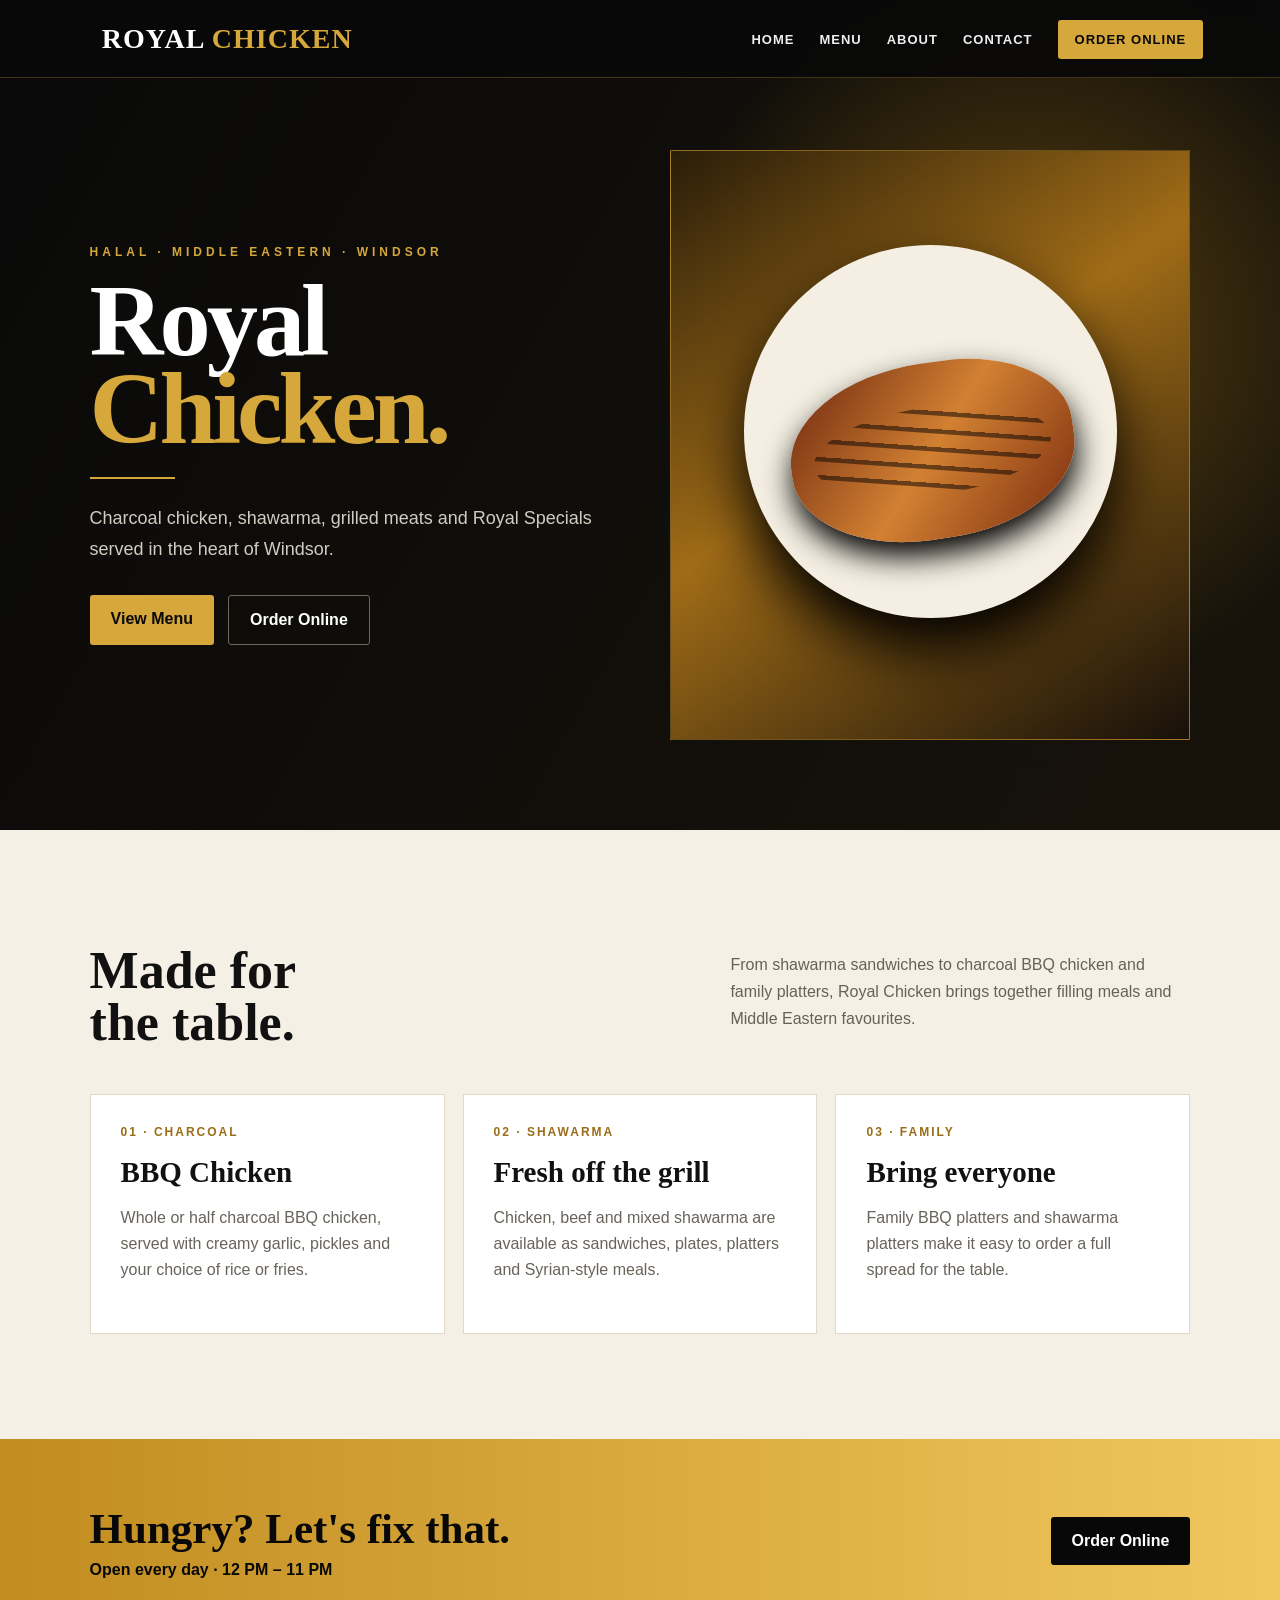
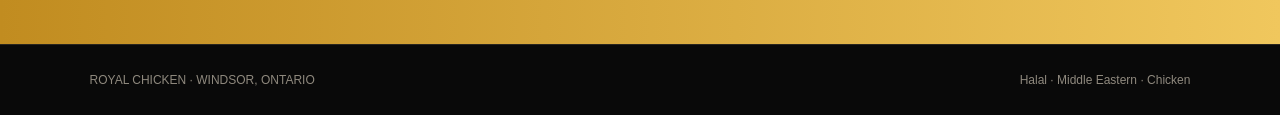
<file: index.html>
<!doctype html><html lang="en"><head><meta charset="utf-8"><meta name="viewport" content="width=device-width,initial-scale=1"><title>Royal Chicken — Home</title><link rel="stylesheet" href="style.css"></head><body><nav><a class="logo" href="index.html">ROYAL <b>CHICKEN</b></a><div><a href="index.html">Home</a><a href="menu.html">Menu</a><a href="about.html">About</a><a href="contact.html">Contact</a><a class="order" href="https://www.ubereats.com/ca/store/royal-chicken/Nse8a4XnRPiCy6MXt8LmPw" target="_blank">Order Online</a></div></nav><main>
<section class="hero"><div><div class="kicker">Halal · Middle Eastern · Windsor</div><h1>Royal<br><span style="color:#d6a73a">Chicken.</span></h1><div class="goldline"></div><p>Charcoal chicken, shawarma, grilled meats and Royal Specials served in the heart of Windsor.</p><div class="buttons"><a class="btn" href="menu.html">View Menu</a><a class="btn alt" href="https://www.ubereats.com/ca/store/royal-chicken/Nse8a4XnRPiCy6MXt8LmPw" target="_blank">Order Online</a></div></div><div class="hero-art"><div class="plate"></div><div class="chicken"></div></div></section>
<section class="cream"><div class="heading"><h2>Made for<br>the table.</h2><p>From shawarma sandwiches to charcoal BBQ chicken and family platters, Royal Chicken brings together filling meals and Middle Eastern favourites.</p></div><div class="cards"><div class="card"><div class="num">01 · CHARCOAL</div><h3>BBQ Chicken</h3><p>Whole or half charcoal BBQ chicken, served with creamy garlic, pickles and your choice of rice or fries.</p></div><div class="card"><div class="num">02 · SHAWARMA</div><h3>Fresh off the grill</h3><p>Chicken, beef and mixed shawarma are available as sandwiches, plates, platters and Syrian-style meals.</p></div><div class="card"><div class="num">03 · FAMILY</div><h3>Bring everyone</h3><p>Family BBQ platters and shawarma platters make it easy to order a full spread for the table.</p></div></div></section>
<div class="banner"><div><h2>Hungry? Let's fix that.</h2><p>Open every day · 12 PM – 11 PM</p></div><a class="btn" href="https://www.ubereats.com/ca/store/royal-chicken/Nse8a4XnRPiCy6MXt8LmPw" target="_blank">Order Online</a></div>
</main><footer><div>ROYAL CHICKEN · WINDSOR, ONTARIO</div><div>Halal · Middle Eastern · Chicken</div></footer></body></html>
</file>
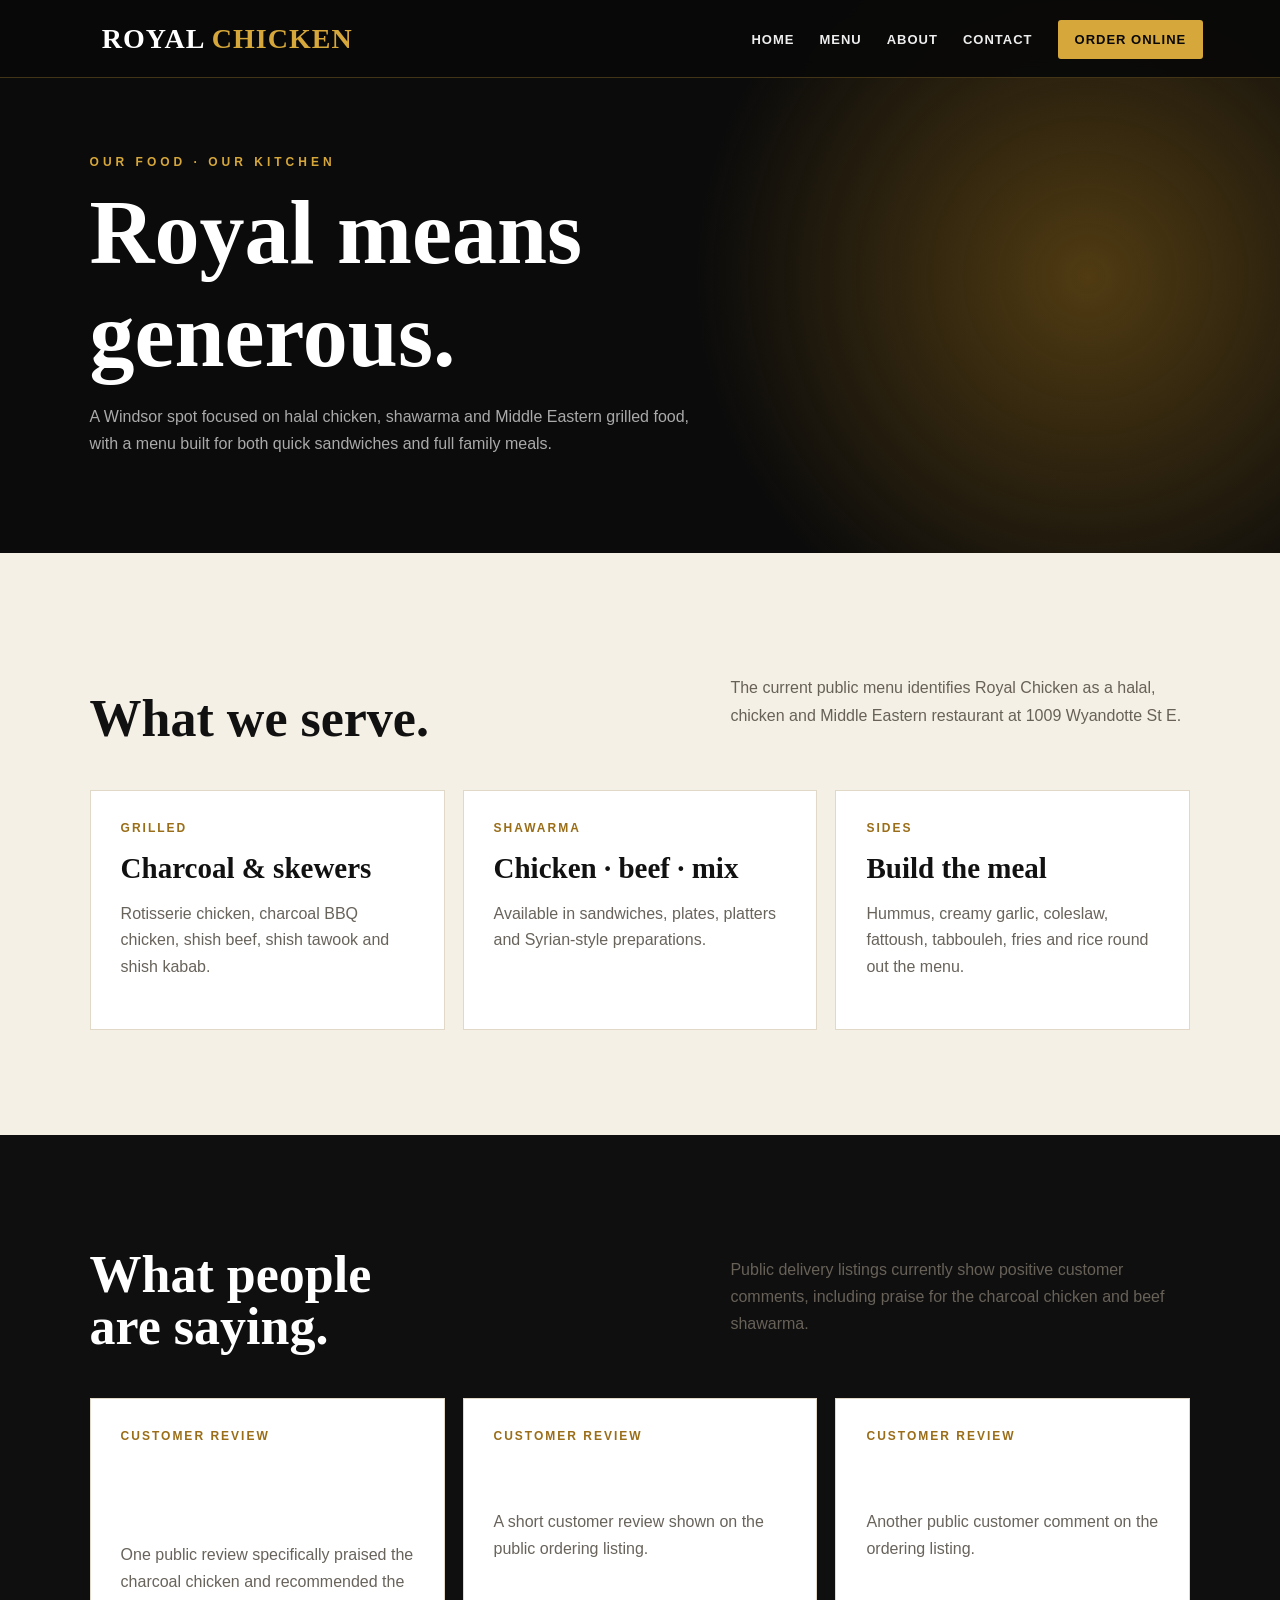
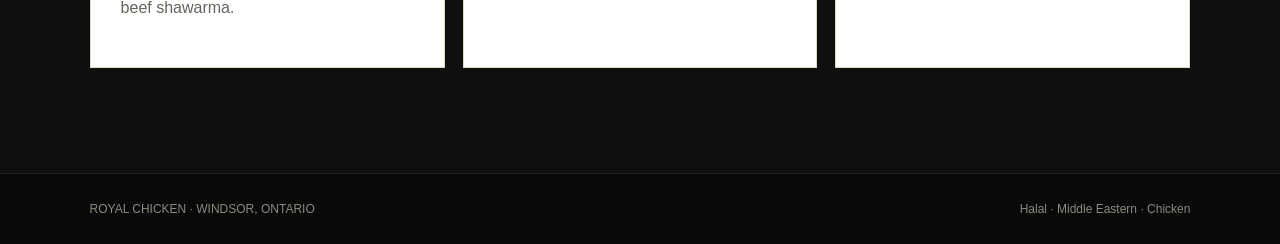
<file: about.html>
<!doctype html><html lang="en"><head><meta charset="utf-8"><meta name="viewport" content="width=device-width,initial-scale=1"><title>Royal Chicken — About</title><link rel="stylesheet" href="style.css"></head><body><nav><a class="logo" href="index.html">ROYAL <b>CHICKEN</b></a><div><a href="index.html">Home</a><a href="menu.html">Menu</a><a href="about.html">About</a><a href="contact.html">Contact</a><a class="order" href="https://www.ubereats.com/ca/store/royal-chicken/Nse8a4XnRPiCy6MXt8LmPw" target="_blank">Order Online</a></div></nav><main>
<section class="page-title"><div class="kicker">Our Food · Our Kitchen</div><h1>Royal means<br>generous.</h1><p>A Windsor spot focused on halal chicken, shawarma and Middle Eastern grilled food, with a menu built for both quick sandwiches and full family meals.</p></section>
<section class="cream"><div class="heading"><h2>What we serve.</h2><p>The current public menu identifies Royal Chicken as a halal, chicken and Middle Eastern restaurant at 1009 Wyandotte St E.</p></div><div class="cards"><div class="card"><div class="num">GRILLED</div><h3>Charcoal & skewers</h3><p>Rotisserie chicken, charcoal BBQ chicken, shish beef, shish tawook and shish kabab.</p></div><div class="card"><div class="num">SHAWARMA</div><h3>Chicken · beef · mix</h3><p>Available in sandwiches, plates, platters and Syrian-style preparations.</p></div><div class="card"><div class="num">SIDES</div><h3>Build the meal</h3><p>Hummus, creamy garlic, coleslaw, fattoush, tabbouleh, fries and rice round out the menu.</p></div></div></section>
<section class="dark"><div class="heading"><h2>What people<br>are saying.</h2><p>Public delivery listings currently show positive customer comments, including praise for the charcoal chicken and beef shawarma.</p></div><div class="cards"><div class="card"><div class="num">CUSTOMER REVIEW</div><h3>“The charcoal chicken is amazing.”</h3><p>One public review specifically praised the charcoal chicken and recommended the beef shawarma.</p></div><div class="card"><div class="num">CUSTOMER REVIEW</div><h3>“Best food ever!!!!!”</h3><p>A short customer review shown on the public ordering listing.</p></div><div class="card"><div class="num">CUSTOMER REVIEW</div><h3>“Really good food.”</h3><p>Another public customer comment on the ordering listing.</p></div></div></section>
</main><footer><div>ROYAL CHICKEN · WINDSOR, ONTARIO</div><div>Halal · Middle Eastern · Chicken</div></footer></body></html>
</file>
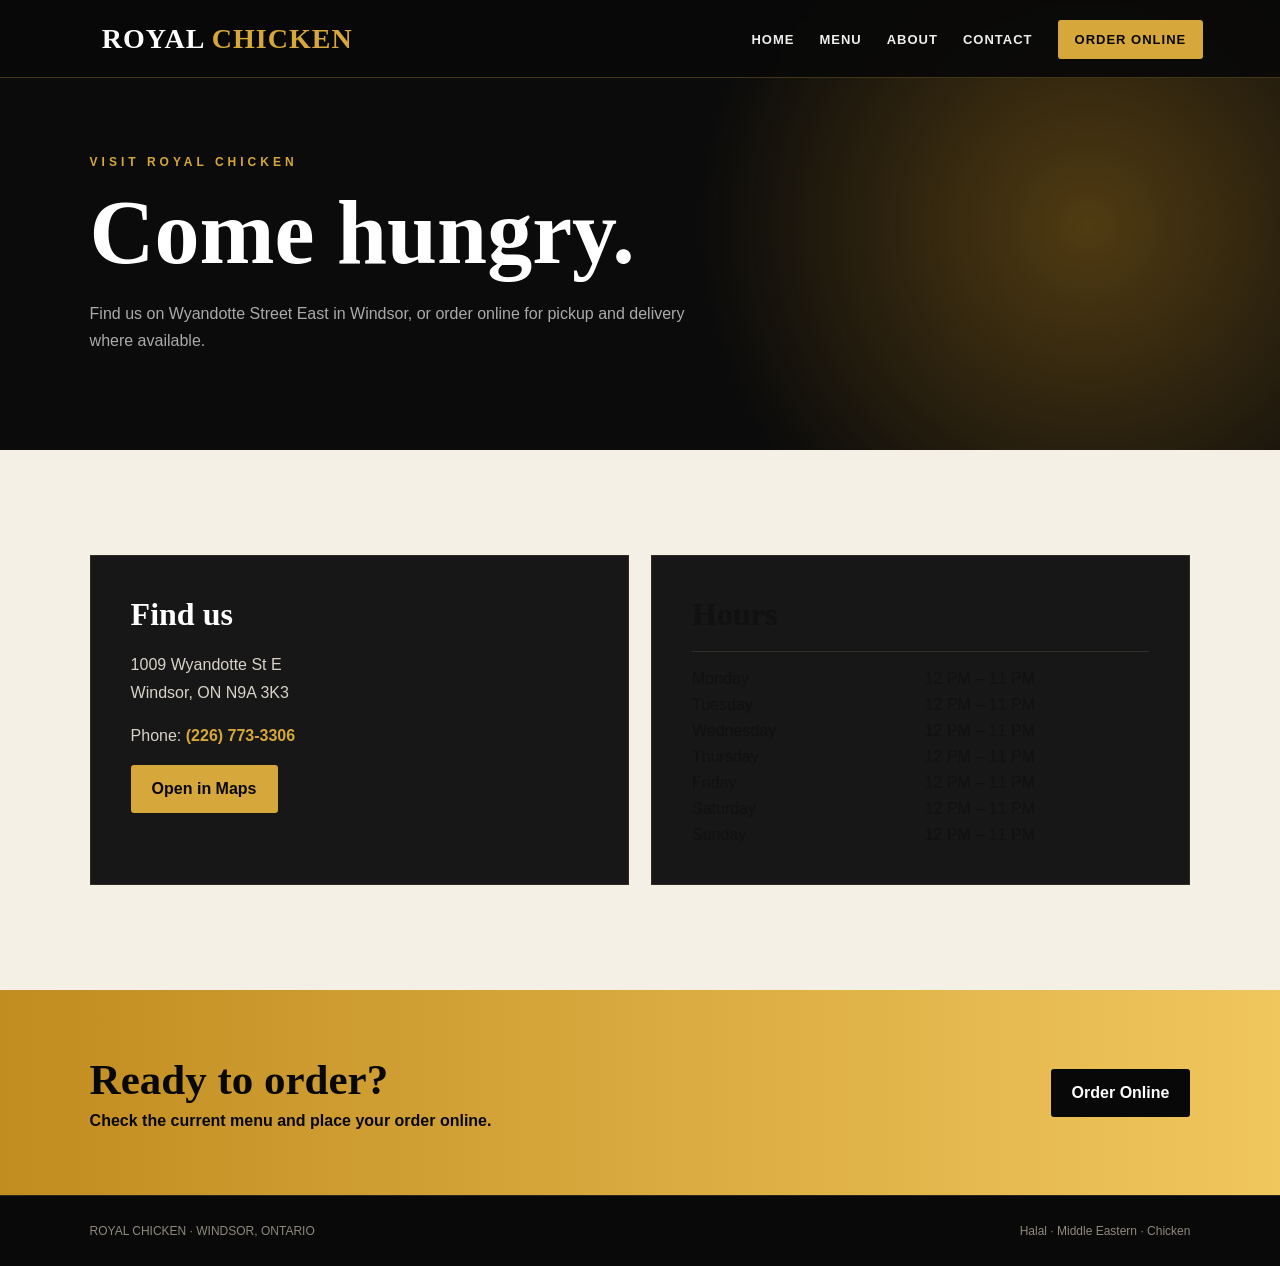
<file: contact.html>
<!doctype html><html lang="en"><head><meta charset="utf-8"><meta name="viewport" content="width=device-width,initial-scale=1"><title>Royal Chicken — Contact</title><link rel="stylesheet" href="style.css"></head><body><nav><a class="logo" href="index.html">ROYAL <b>CHICKEN</b></a><div><a href="index.html">Home</a><a href="menu.html">Menu</a><a href="about.html">About</a><a href="contact.html">Contact</a><a class="order" href="https://www.ubereats.com/ca/store/royal-chicken/Nse8a4XnRPiCy6MXt8LmPw" target="_blank">Order Online</a></div></nav><main>
<section class="page-title"><div class="kicker">Visit Royal Chicken</div><h1>Come hungry.</h1><p>Find us on Wyandotte Street East in Windsor, or order online for pickup and delivery where available.</p></section>
<section class="cream"><div class="visit"><div class="box" style="color:#fff"><h3 style="color:#fff">Find us</h3><p style="color:#d8d3ca">1009 Wyandotte St E<br>Windsor, ON N9A 3K3</p><p style="color:#d8d3ca">Phone: <strong style="color:#d6a73a">(226) 773-3306</strong></p><a class="btn" href="https://www.google.com/maps/search/?api=1&query=1009+Wyandotte+St+E+Windsor+ON" target="_blank">Open in Maps</a></div><div class="box"><h3>Hours</h3><div class="hours"><span>Monday</span><span>12 PM – 11 PM</span><span>Tuesday</span><span>12 PM – 11 PM</span><span>Wednesday</span><span>12 PM – 11 PM</span><span>Thursday</span><span>12 PM – 11 PM</span><span>Friday</span><span>12 PM – 11 PM</span><span>Saturday</span><span>12 PM – 11 PM</span><span>Sunday</span><span>12 PM – 11 PM</span></div></div></div></section>
<div class="banner"><div><h2>Ready to order?</h2><p>Check the current menu and place your order online.</p></div><a class="btn" href="https://www.ubereats.com/ca/store/royal-chicken/Nse8a4XnRPiCy6MXt8LmPw" target="_blank">Order Online</a></div>
</main><footer><div>ROYAL CHICKEN · WINDSOR, ONTARIO</div><div>Halal · Middle Eastern · Chicken</div></footer></body></html>
</file>
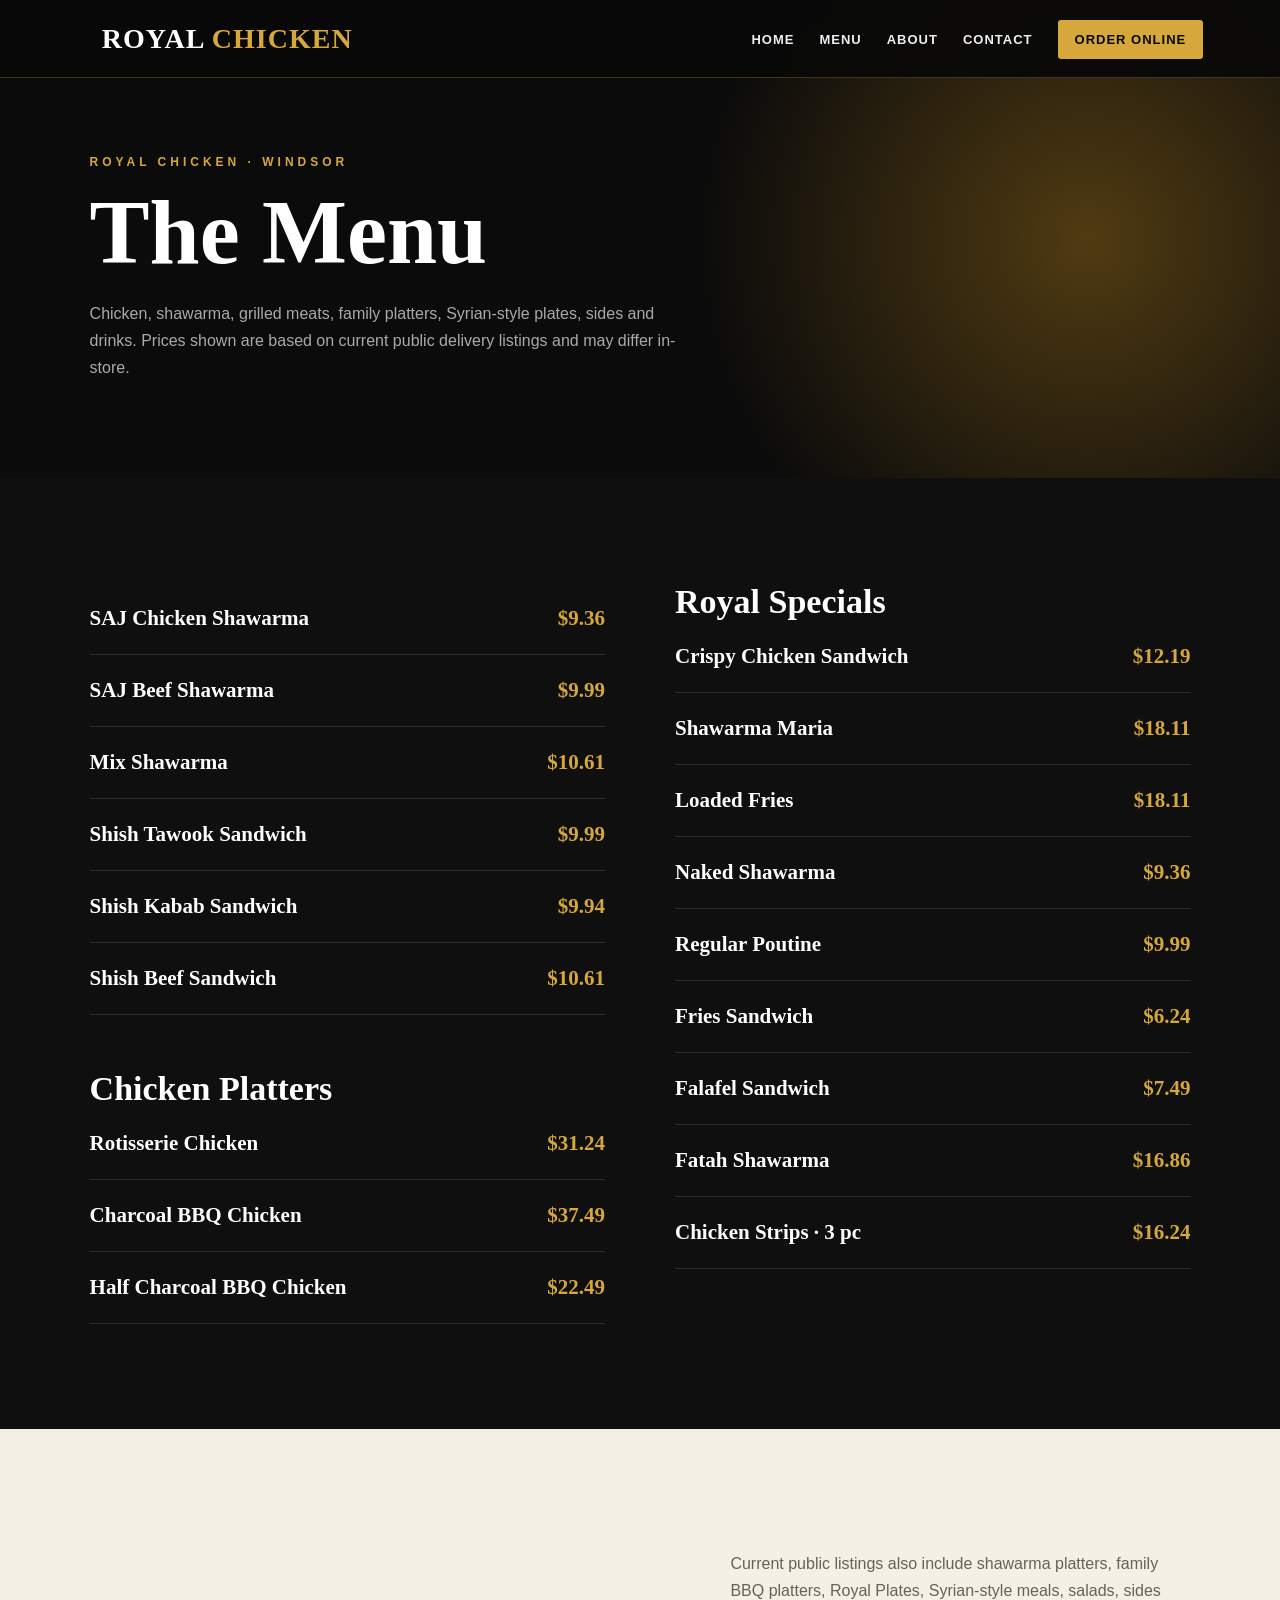
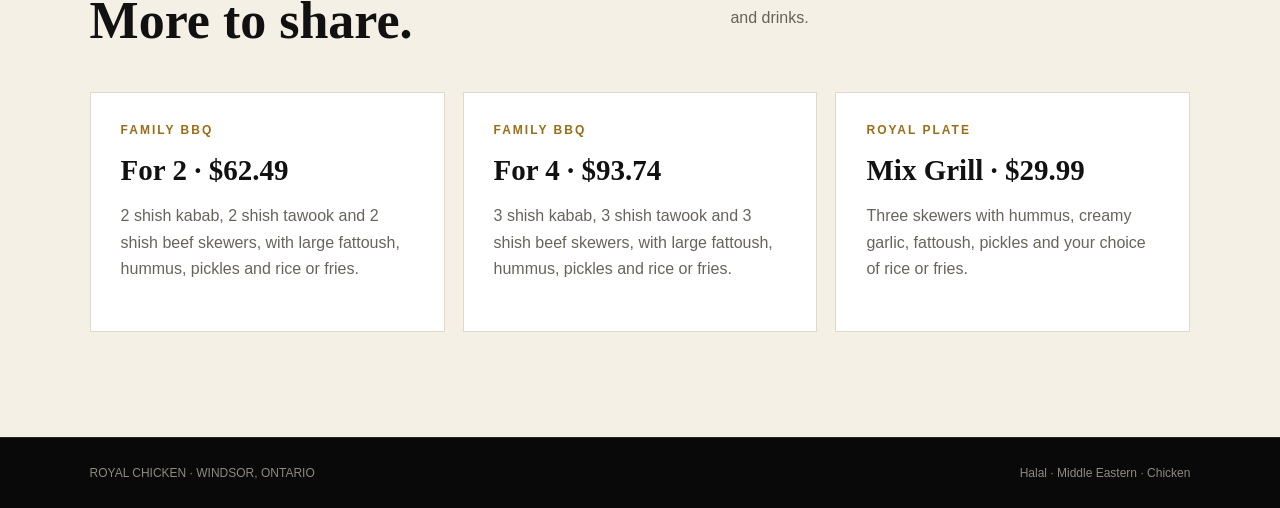
<file: menu.html>
<!doctype html><html lang="en"><head><meta charset="utf-8"><meta name="viewport" content="width=device-width,initial-scale=1"><title>Royal Chicken — Menu</title><link rel="stylesheet" href="style.css"></head><body><nav><a class="logo" href="index.html">ROYAL <b>CHICKEN</b></a><div><a href="index.html">Home</a><a href="menu.html">Menu</a><a href="about.html">About</a><a href="contact.html">Contact</a><a class="order" href="https://www.ubereats.com/ca/store/royal-chicken/Nse8a4XnRPiCy6MXt8LmPw" target="_blank">Order Online</a></div></nav><main>
<section class="page-title"><div class="kicker">Royal Chicken · Windsor</div><h1>The Menu</h1><p>Chicken, shawarma, grilled meats, family platters, Syrian-style plates, sides and drinks. Prices shown are based on current public delivery listings and may differ in-store.</p></section>
<section class="dark"><div class="menu-grid">
<div><div class="menu-item"><div class="top"><span>SAJ Chicken Shawarma</span><span class="price">$9.36</span></div></div><div class="menu-item"><div class="top"><span>SAJ Beef Shawarma</span><span class="price">$9.99</span></div></div><div class="menu-item"><div class="top"><span>Mix Shawarma</span><span class="price">$10.61</span></div></div><div class="menu-item"><div class="top"><span>Shish Tawook Sandwich</span><span class="price">$9.99</span></div></div><div class="menu-item"><div class="top"><span>Shish Kabab Sandwich</span><span class="price">$9.94</span></div></div><div class="menu-item"><div class="top"><span>Shish Beef Sandwich</span><span class="price">$10.61</span></div></div>
<h2 style="font:700 34px Georgia;margin:55px 0 0;color:#fff">Chicken Platters</h2><div class="menu-item"><div class="top"><span>Rotisserie Chicken</span><span class="price">$31.24</span></div></div><div class="menu-item"><div class="top"><span>Charcoal BBQ Chicken</span><span class="price">$37.49</span></div></div><div class="menu-item"><div class="top"><span>Half Charcoal BBQ Chicken</span><span class="price">$22.49</span></div></div></div>
<div><h2 style="font:700 34px Georgia;margin:0;color:#fff">Royal Specials</h2><div class="menu-item"><div class="top"><span>Crispy Chicken Sandwich</span><span class="price">$12.19</span></div></div><div class="menu-item"><div class="top"><span>Shawarma Maria</span><span class="price">$18.11</span></div></div><div class="menu-item"><div class="top"><span>Loaded Fries</span><span class="price">$18.11</span></div></div><div class="menu-item"><div class="top"><span>Naked Shawarma</span><span class="price">$9.36</span></div></div><div class="menu-item"><div class="top"><span>Regular Poutine</span><span class="price">$9.99</span></div></div><div class="menu-item"><div class="top"><span>Fries Sandwich</span><span class="price">$6.24</span></div></div><div class="menu-item"><div class="top"><span>Falafel Sandwich</span><span class="price">$7.49</span></div></div><div class="menu-item"><div class="top"><span>Fatah Shawarma</span><span class="price">$16.86</span></div></div><div class="menu-item"><div class="top"><span>Chicken Strips · 3 pc</span><span class="price">$16.24</span></div></div></div>
</div></section>
<section class="cream"><div class="heading"><h2>More to share.</h2><p>Current public listings also include shawarma platters, family BBQ platters, Royal Plates, Syrian-style meals, salads, sides and drinks.</p></div><div class="cards"><div class="card"><div class="num">FAMILY BBQ</div><h3>For 2 · $62.49</h3><p>2 shish kabab, 2 shish tawook and 2 shish beef skewers, with large fattoush, hummus, pickles and rice or fries.</p></div><div class="card"><div class="num">FAMILY BBQ</div><h3>For 4 · $93.74</h3><p>3 shish kabab, 3 shish tawook and 3 shish beef skewers, with large fattoush, hummus, pickles and rice or fries.</p></div><div class="card"><div class="num">ROYAL PLATE</div><h3>Mix Grill · $29.99</h3><p>Three skewers with hummus, creamy garlic, fattoush, pickles and your choice of rice or fries.</p></div></div></section>
</main><footer><div>ROYAL CHICKEN · WINDSOR, ONTARIO</div><div>Halal · Middle Eastern · Chicken</div></footer></body></html>
</file>
<file: style.css>
:root{--black:#090909;--gold:#d6a73a;--gold2:#f1cb68;--cream:#f5f0e5;--gray:#bcb7ac}
*{box-sizing:border-box}html{scroll-behavior:smooth}body{margin:0;background:var(--black);color:#fff;font-family:Arial,Helvetica,sans-serif}
nav{position:fixed;z-index:20;top:0;left:0;right:0;height:78px;padding:0 6%;display:flex;align-items:center;justify-content:space-between;background:rgba(9,9,9,.94);border-bottom:1px solid rgba(214,167,58,.28);backdrop-filter:blur(10px)}
.logo{font:700 28px Georgia,serif;color:#fff}.logo b{color:var(--gold)}nav a{color:#eee;text-decoration:none;margin-left:25px;font-size:13px;font-weight:700;text-transform:uppercase;letter-spacing:1px}nav a:hover{color:var(--gold)}.order{background:var(--gold);color:#080808!important;padding:12px 17px;border-radius:3px}
.hero{min-height:92vh;padding:150px 7% 90px;display:grid;grid-template-columns:1fr 1fr;align-items:center;gap:60px;background:radial-gradient(circle at 80% 40%,#5a410f 0,transparent 32%),linear-gradient(120deg,#090909,#17130b)}
.kicker{text-transform:uppercase;letter-spacing:4px;color:var(--gold);font-weight:800;font-size:12px}.hero h1{font:700 clamp(58px,8vw,105px)/.86 Georgia,serif;margin:18px 0;letter-spacing:-4px}.hero p{font-size:18px;line-height:1.7;color:#d1ccc2;max-width:520px}.buttons{display:flex;gap:14px;margin-top:30px}.btn{display:inline-block;padding:15px 21px;background:var(--gold);color:#090909;text-decoration:none;font-weight:900;border-radius:3px}.btn.alt{background:transparent;color:#fff;border:1px solid #6e6658}.hero-art{height:590px;border:1px solid rgba(214,167,58,.35);position:relative;overflow:hidden;background:linear-gradient(145deg,#2a1d09,#a06c17 45%,#17100a)}.plate{position:absolute;width:72%;aspect-ratio:1;left:14%;top:16%;border-radius:50%;background:#f4efe2;box-shadow:0 30px 60px #000}.chicken{position:absolute;width:55%;height:30%;left:23%;top:36%;border-radius:50% 42% 48% 45%;background:linear-gradient(130deg,#6d260f,#d28132,#7a2b0e);transform:rotate(-8deg);box-shadow:0 15px 30px #000}.chicken:before{content:"";position:absolute;inset:25% 8%;background:repeating-linear-gradient(12deg,transparent 0 13px,rgba(20,10,4,.55) 14px 18px);border-radius:50%}.goldline{height:2px;width:85px;background:var(--gold);margin:24px 0}
section{padding:105px 7%}.cream{background:var(--cream);color:#111}.heading{display:flex;justify-content:space-between;gap:30px;align-items:end;margin-bottom:45px}.heading h2{font:700 52px/1 Georgia,serif;margin:0}.heading p{max-width:460px;color:#676158;line-height:1.7}.cards{display:grid;grid-template-columns:repeat(3,1fr);gap:18px}.card{background:#fff;border:1px solid #e1d8c8;padding:30px;min-height:240px}.card .num{color:#9a6d18;font-weight:900;letter-spacing:2px;font-size:12px}.card h3{font:700 29px Georgia;margin:17px 0 10px}.card p{color:#68635b;line-height:1.65}
.dark{background:#0f0f0f}.menu-grid{display:grid;grid-template-columns:1fr 1fr;gap:0 70px}.menu-item{padding:23px 0;border-bottom:1px solid #302c25}.top{display:flex;justify-content:space-between;font:700 21px Georgia;gap:15px}.price{color:var(--gold);white-space:nowrap}.menu-item p{color:#9f9a90;font-size:14px;line-height:1.5;margin:8px 0 0}
.banner{padding:65px 7%;background:linear-gradient(90deg,#c18c20,#f0c75d);color:#080808;display:flex;justify-content:space-between;align-items:center;gap:30px}.banner h2{font:700 43px Georgia;margin:0}.banner p{margin:8px 0 0;font-weight:700}.banner .btn{background:#080808;color:#fff}
.visit{display:grid;grid-template-columns:1fr 1fr;gap:22px}.box{padding:40px;background:#171717;border:1px solid #302c25}.box h3{font:700 32px Georgia;margin:0 0 18px}.box p,.box li{color:#aaa49a;line-height:1.7}.hours{display:grid;grid-template-columns:1fr 1fr;gap:8px;border-top:1px solid #332f28;padding-top:18px}
footer{padding:28px 7%;border-top:1px solid #29251e;color:#8f897e;display:flex;justify-content:space-between;font-size:12px}
.page-title{padding:155px 7% 80px;background:radial-gradient(circle at 85% 50%,#503b12,transparent 35%),#0b0b0b}.page-title h1{font:700 clamp(55px,8vw,90px) Georgia;margin:12px 0}.page-title p{color:#aaa;max-width:600px;line-height:1.7}
@media(max-width:800px){nav{height:65px}.logo{font-size:22px}nav a:not(.order){display:none}.hero{grid-template-columns:1fr;padding-top:120px}.hero-art{height:400px}.cards,.menu-grid,.visit{grid-template-columns:1fr}.heading{display:block}.heading p{margin-top:20px}.banner{display:block}.banner .btn{margin-top:20px}footer{display:block}footer div+div{margin-top:8px}}
</file>
